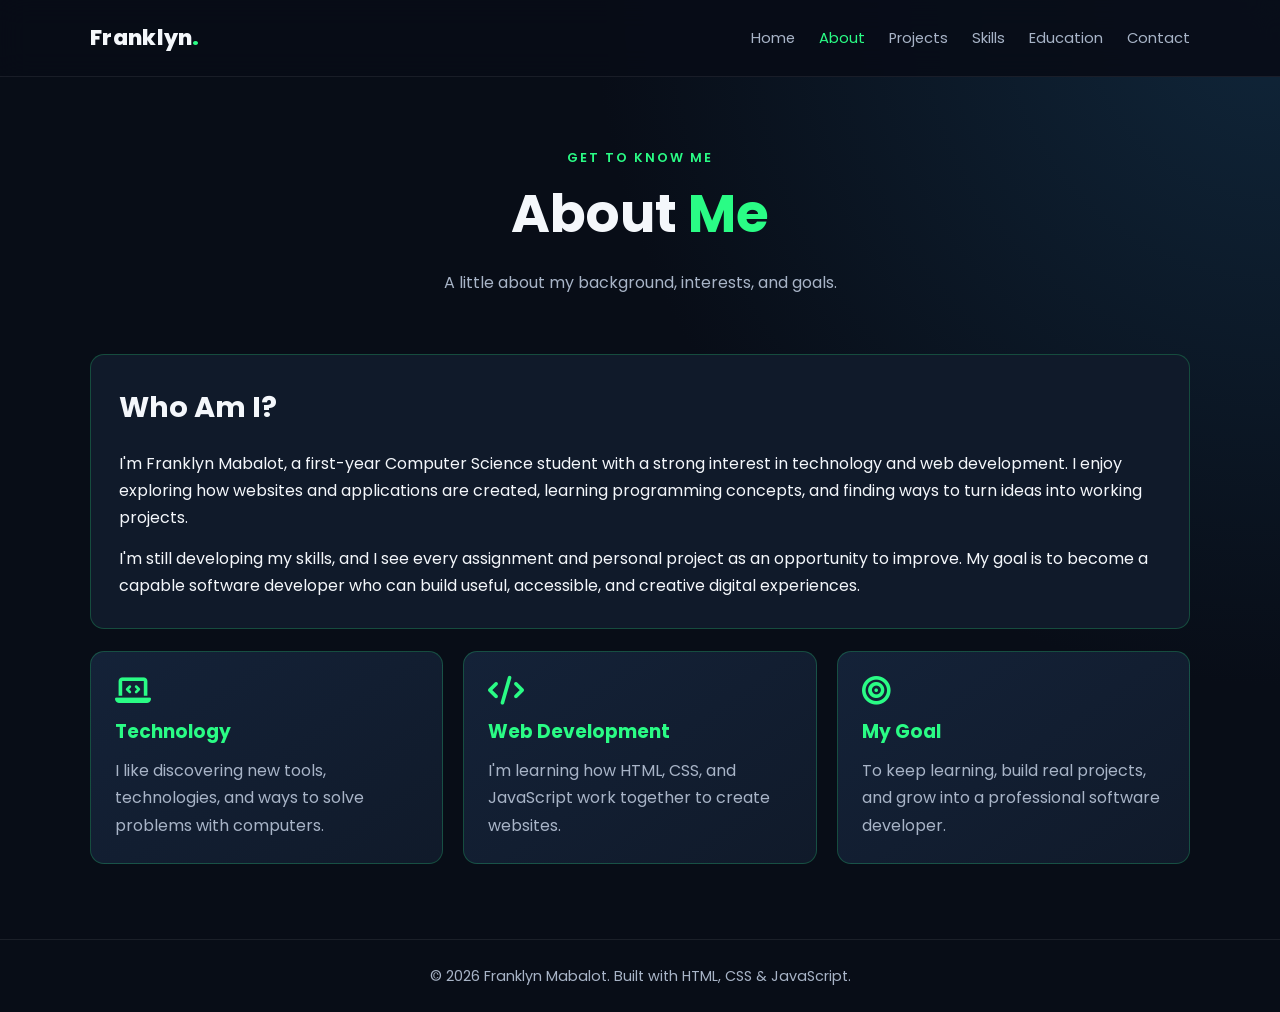
<file: Franklyn-Portfolio/about.html>
<!DOCTYPE html>
<html lang="en">
<head>
  <meta charset="UTF-8">
  <meta name="viewport" content="width=device-width, initial-scale=1.0">
  <meta name="description" content="Franklyn Mabalot's portfolio website — Computer Science student and aspiring web developer.">
  <title>About | Franklyn Mabalot</title>
  <link rel="stylesheet" href="about.css">
  <link rel="stylesheet" href="https://cdnjs.cloudflare.com/ajax/libs/font-awesome/6.7.2/css/all.min.css">
</head>
<body>
<header>
  <div class="container header-inner">
    <a class="logo" href="index.html">Franklyn<span>.</span></a>
    <nav>
      <div class="menu-toggle" aria-label="Toggle navigation"><i class="fa-solid fa-bars"></i></div>
      <ul><li><a class="" href="index.html">Home</a></li><li><a class="active" href="about.html">About</a></li><li><a class="" href="projects.html">Projects</a></li><li><a class="" href="skills.html">Skills</a></li><li><a class="" href="education.html">Education</a></li><li><a class="" href="contact.html">Contact</a></li></ul>
    </nav>
  </div>
</header>

<main class="container">
  <section class="page-heading"><div class="eyebrow">Get to know me</div><h1>About <span class="accent">Me</span></h1><p>A little about my background, interests, and goals.</p></section>
  <section class="section">
    <div class="content-panel">
      <h2 class="section-title">Who Am I?</h2>
      <p>I'm Franklyn Mabalot, a first-year Computer Science student with a strong interest in technology and web development. I enjoy exploring how websites and applications are created, learning programming concepts, and finding ways to turn ideas into working projects.</p>
      <p>I'm still developing my skills, and I see every assignment and personal project as an opportunity to improve. My goal is to become a capable software developer who can build useful, accessible, and creative digital experiences.</p>
    </div>
    <div class="card-grid">
      <article class="card"><i class="fa-solid fa-laptop-code"></i><h3>Technology</h3><p>I like discovering new tools, technologies, and ways to solve problems with computers.</p></article>
      <article class="card"><i class="fa-solid fa-code"></i><h3>Web Development</h3><p>I'm learning how HTML, CSS, and JavaScript work together to create websites.</p></article>
      <article class="card"><i class="fa-solid fa-bullseye"></i><h3>My Goal</h3><p>To keep learning, build real projects, and grow into a professional software developer.</p></article>
    </div>
  </section>
</main>

<footer><div class="container">© <span id="year"></span> Franklyn Mabalot. Built with HTML, CSS &amp; JavaScript.</div></footer>
<script src="script.js"></script>
</body>
</html>
</file>
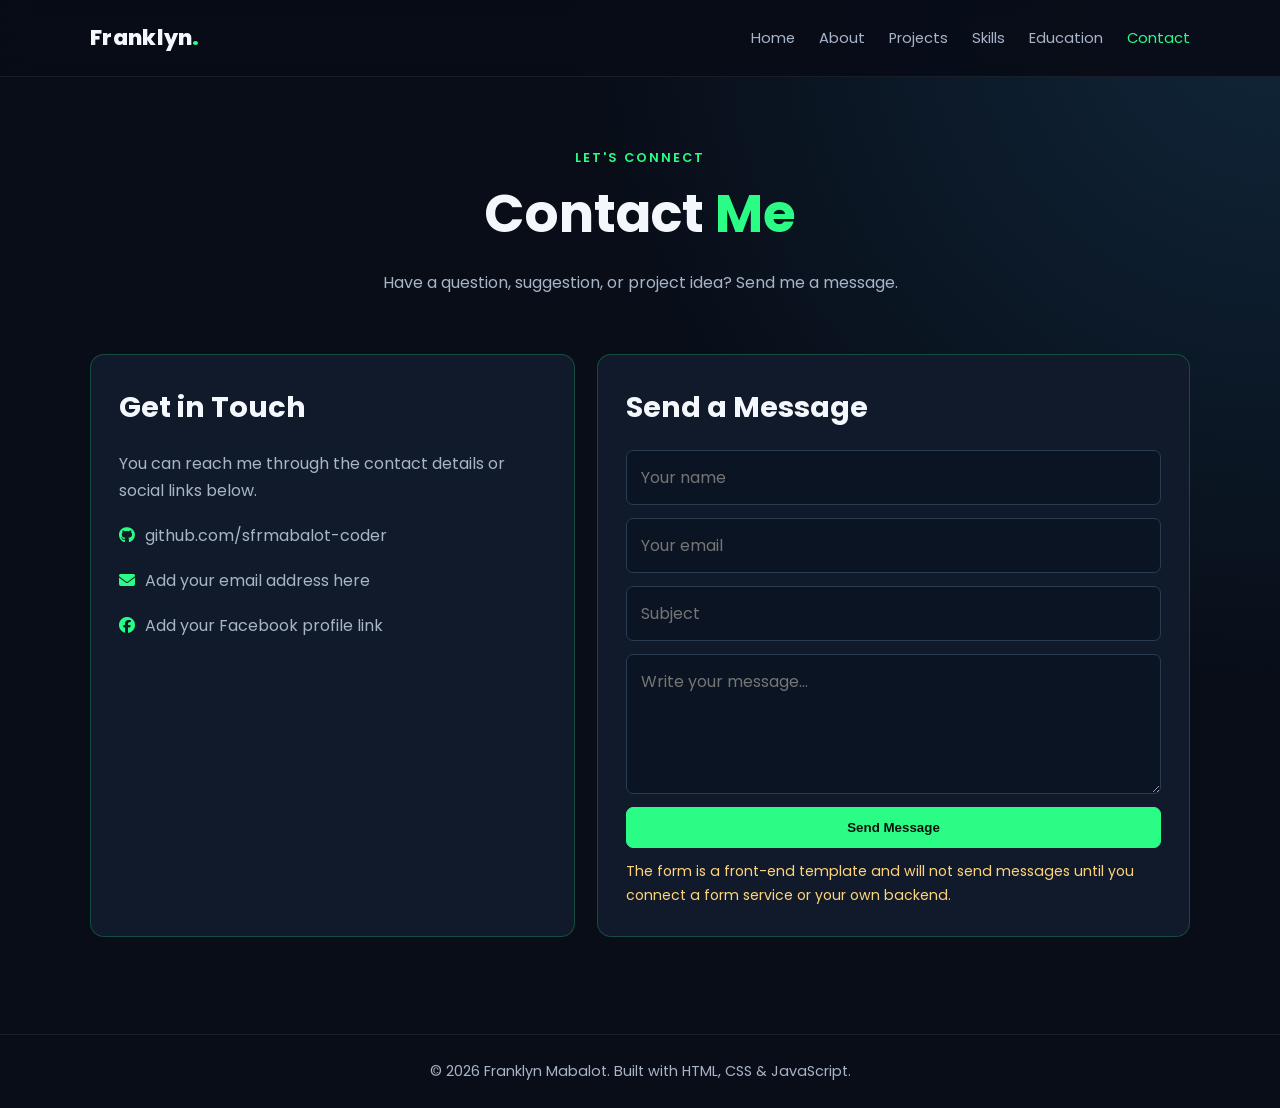
<file: Franklyn-Portfolio/contact.html>
<!DOCTYPE html>
<html lang="en">
<head>
  <meta charset="UTF-8">
  <meta name="viewport" content="width=device-width, initial-scale=1.0">
  <meta name="description" content="Franklyn Mabalot's portfolio website — Computer Science student and aspiring web developer.">
  <title>Contact | Franklyn Mabalot</title>
  <link rel="stylesheet" href="contact.css">
  <link rel="stylesheet" href="https://cdnjs.cloudflare.com/ajax/libs/font-awesome/6.7.2/css/all.min.css">
</head>
<body>
<header>
  <div class="container header-inner">
    <a class="logo" href="index.html">Franklyn<span>.</span></a>
    <nav>
      <div class="menu-toggle" aria-label="Toggle navigation"><i class="fa-solid fa-bars"></i></div>
      <ul><li><a class="" href="index.html">Home</a></li><li><a class="" href="about.html">About</a></li><li><a class="" href="projects.html">Projects</a></li><li><a class="" href="skills.html">Skills</a></li><li><a class="" href="education.html">Education</a></li><li><a class="active" href="contact.html">Contact</a></li></ul>
    </nav>
  </div>
</header>

<main class="container">
  <section class="page-heading"><div class="eyebrow">Let's connect</div><h1>Contact <span class="accent">Me</span></h1><p>Have a question, suggestion, or project idea? Send me a message.</p></section>
  <section class="section contact-grid">
    <div class="content-panel">
      <h2 class="section-title">Get in Touch</h2>
      <p class="muted">You can reach me through the contact details or social links below.</p>
      <div class="contact-item"><i class="fa-brands fa-github"></i><a href="https://github.com/sfrmabalot-coder" target="_blank" rel="noopener">github.com/sfrmabalot-coder</a></div>
      <div class="contact-item"><i class="fa-solid fa-envelope"></i><span>Add your email address here</span></div>
      <div class="contact-item"><i class="fa-brands fa-facebook"></i><span>Add your Facebook profile link</span></div>
    </div>
    <div class="content-panel">
      <h2 class="section-title">Send a Message</h2>
      <form id="contact-form">
        <input type="text" name="name" placeholder="Your name" required>
        <input type="email" name="email" placeholder="Your email" required>
        <input type="text" name="subject" placeholder="Subject" required>
        <textarea name="message" placeholder="Write your message..." required></textarea>
        <button class="btn primary" type="submit">Send Message</button>
      </form>
      <p class="note">The form is a front-end template and will not send messages until you connect a form service or your own backend.</p>
    </div>
  </section>
</main>

<footer><div class="container">© <span id="year"></span> Franklyn Mabalot. Built with HTML, CSS &amp; JavaScript.</div></footer>
<script src="script.js"></script>
</body>
</html>
</file>
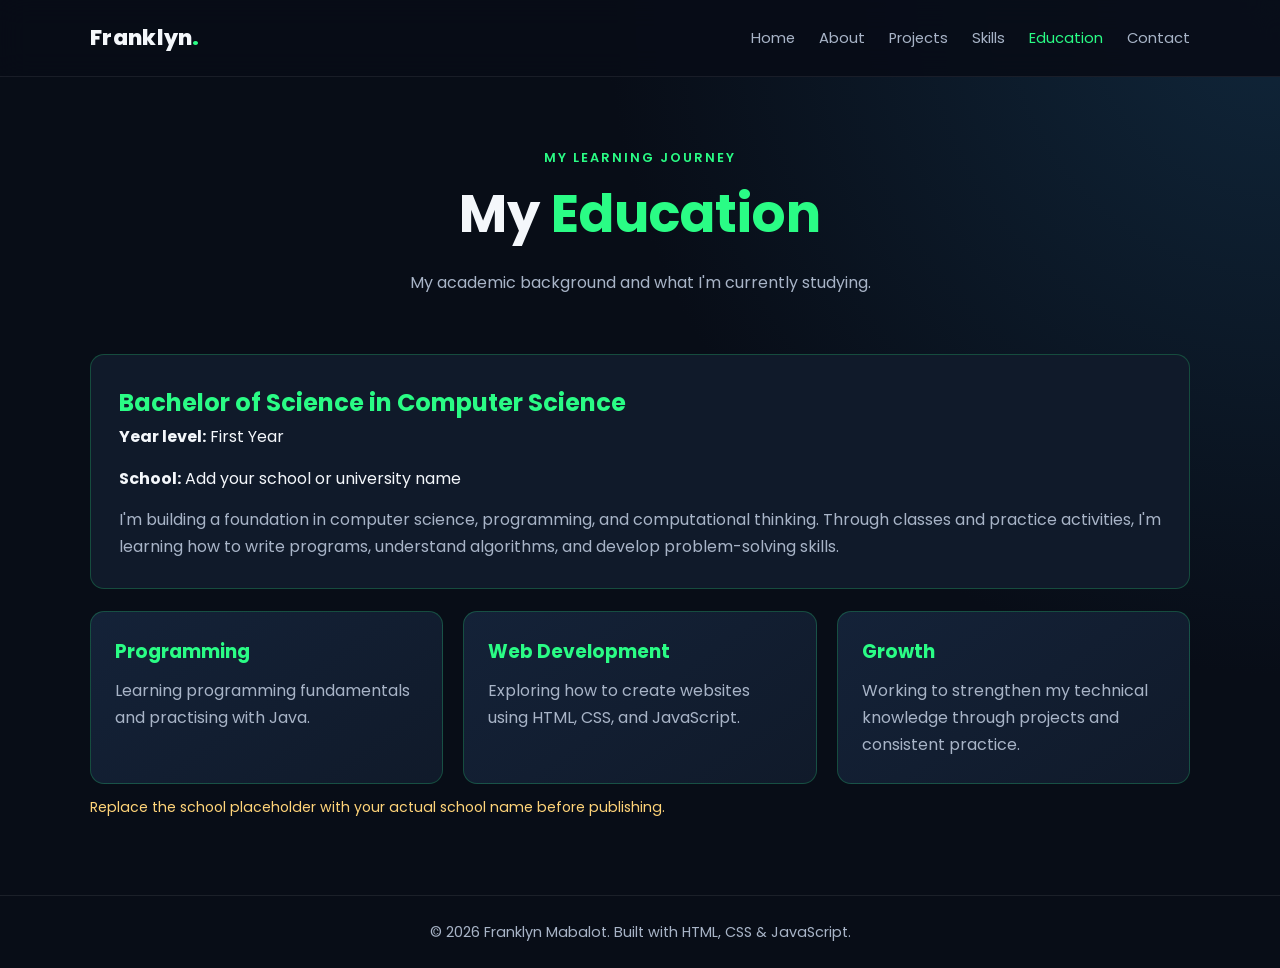
<file: Franklyn-Portfolio/education.html>
<!DOCTYPE html>
<html lang="en">
<head>
  <meta charset="UTF-8">
  <meta name="viewport" content="width=device-width, initial-scale=1.0">
  <meta name="description" content="Franklyn Mabalot's portfolio website — Computer Science student and aspiring web developer.">
  <title>Education | Franklyn Mabalot</title>
  <link rel="stylesheet" href="education.css">
  <link rel="stylesheet" href="https://cdnjs.cloudflare.com/ajax/libs/font-awesome/6.7.2/css/all.min.css">
</head>
<body>
<header>
  <div class="container header-inner">
    <a class="logo" href="index.html">Franklyn<span>.</span></a>
    <nav>
      <div class="menu-toggle" aria-label="Toggle navigation"><i class="fa-solid fa-bars"></i></div>
      <ul><li><a class="" href="index.html">Home</a></li><li><a class="" href="about.html">About</a></li><li><a class="" href="projects.html">Projects</a></li><li><a class="" href="skills.html">Skills</a></li><li><a class="active" href="education.html">Education</a></li><li><a class="" href="contact.html">Contact</a></li></ul>
    </nav>
  </div>
</header>

<main class="container">
  <section class="page-heading"><div class="eyebrow">My learning journey</div><h1>My <span class="accent">Education</span></h1><p>My academic background and what I'm currently studying.</p></section>
  <section class="section">
    <div class="content-panel">
      <h2 class="accent">Bachelor of Science in Computer Science</h2>
      <p><strong>Year level:</strong> First Year</p>
      <p><strong>School:</strong> Add your school or university name</p>
      <p class="muted">I'm building a foundation in computer science, programming, and computational thinking. Through classes and practice activities, I'm learning how to write programs, understand algorithms, and develop problem-solving skills.</p>
    </div>
    <div class="card-grid">
      <article class="card"><h3>Programming</h3><p>Learning programming fundamentals and practising with Java.</p></article>
      <article class="card"><h3>Web Development</h3><p>Exploring how to create websites using HTML, CSS, and JavaScript.</p></article>
      <article class="card"><h3>Growth</h3><p>Working to strengthen my technical knowledge through projects and consistent practice.</p></article>
    </div>
    <p class="note">Replace the school placeholder with your actual school name before publishing.</p>
  </section>
</main>

<footer><div class="container">© <span id="year"></span> Franklyn Mabalot. Built with HTML, CSS &amp; JavaScript.</div></footer>
<script src="script.js"></script>
</body>
</html>
</file>
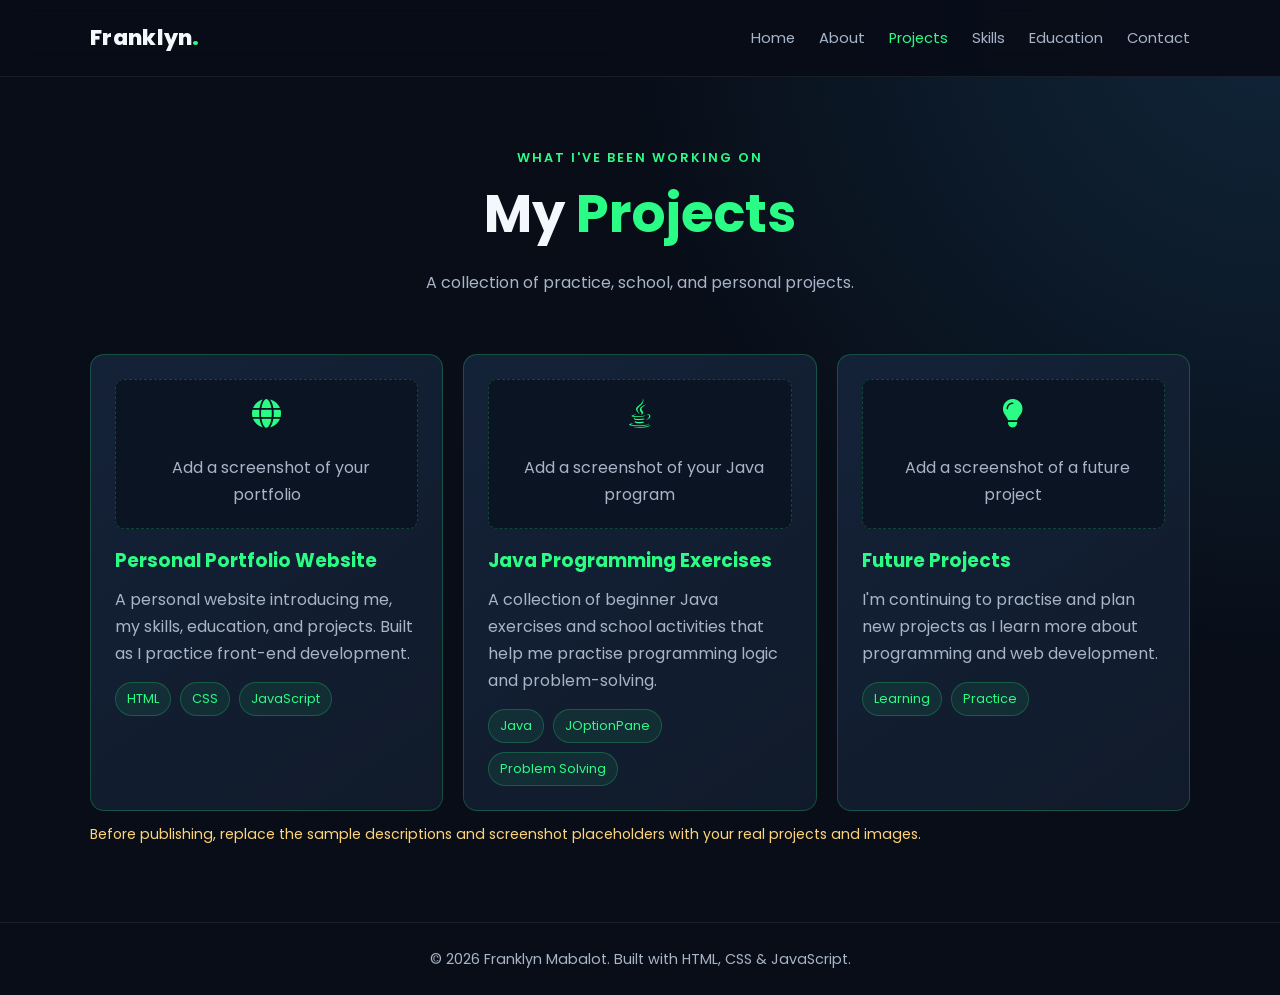
<file: Franklyn-Portfolio/projects.html>
<!DOCTYPE html>
<html lang="en">
<head>
  <meta charset="UTF-8">
  <meta name="viewport" content="width=device-width, initial-scale=1.0">
  <meta name="description" content="Franklyn Mabalot's portfolio website — Computer Science student and aspiring web developer.">
  <title>Projects | Franklyn Mabalot</title>
  <link rel="stylesheet" href="projects.css">
  <link rel="stylesheet" href="https://cdnjs.cloudflare.com/ajax/libs/font-awesome/6.7.2/css/all.min.css">
</head>
<body>
<header>
  <div class="container header-inner">
    <a class="logo" href="index.html">Franklyn<span>.</span></a>
    <nav>
      <div class="menu-toggle" aria-label="Toggle navigation"><i class="fa-solid fa-bars"></i></div>
      <ul><li><a class="" href="index.html">Home</a></li><li><a class="" href="about.html">About</a></li><li><a class="active" href="projects.html">Projects</a></li><li><a class="" href="skills.html">Skills</a></li><li><a class="" href="education.html">Education</a></li><li><a class="" href="contact.html">Contact</a></li></ul>
    </nav>
  </div>
</header>

<main class="container">
  <section class="page-heading"><div class="eyebrow">What I've been working on</div><h1>My <span class="accent">Projects</span></h1><p>A collection of practice, school, and personal projects.</p></section>
  <section class="section">
    <div class="card-grid">
      <article class="card"><div class="project-image"><i class="fa-solid fa-globe"></i>&nbsp; Add a screenshot of your portfolio</div><h3>Personal Portfolio Website</h3><p>A personal website introducing me, my skills, education, and projects. Built as I practice front-end development.</p><div class="tag-list"><span class="tag">HTML</span><span class="tag">CSS</span><span class="tag">JavaScript</span></div></article>
      <article class="card"><div class="project-image"><i class="fa-brands fa-java"></i>&nbsp; Add a screenshot of your Java program</div><h3>Java Programming Exercises</h3><p>A collection of beginner Java exercises and school activities that help me practise programming logic and problem-solving.</p><div class="tag-list"><span class="tag">Java</span><span class="tag">JOptionPane</span><span class="tag">Problem Solving</span></div></article>
      <article class="card"><div class="project-image"><i class="fa-solid fa-lightbulb"></i>&nbsp; Add a screenshot of a future project</div><h3>Future Projects</h3><p>I'm continuing to practise and plan new projects as I learn more about programming and web development.</p><div class="tag-list"><span class="tag">Learning</span><span class="tag">Practice</span></div></article>
    </div>
    <p class="note">Before publishing, replace the sample descriptions and screenshot placeholders with your real projects and images.</p>
  </section>
</main>

<footer><div class="container">© <span id="year"></span> Franklyn Mabalot. Built with HTML, CSS &amp; JavaScript.</div></footer>
<script src="script.js"></script>
</body>
</html>
</file>
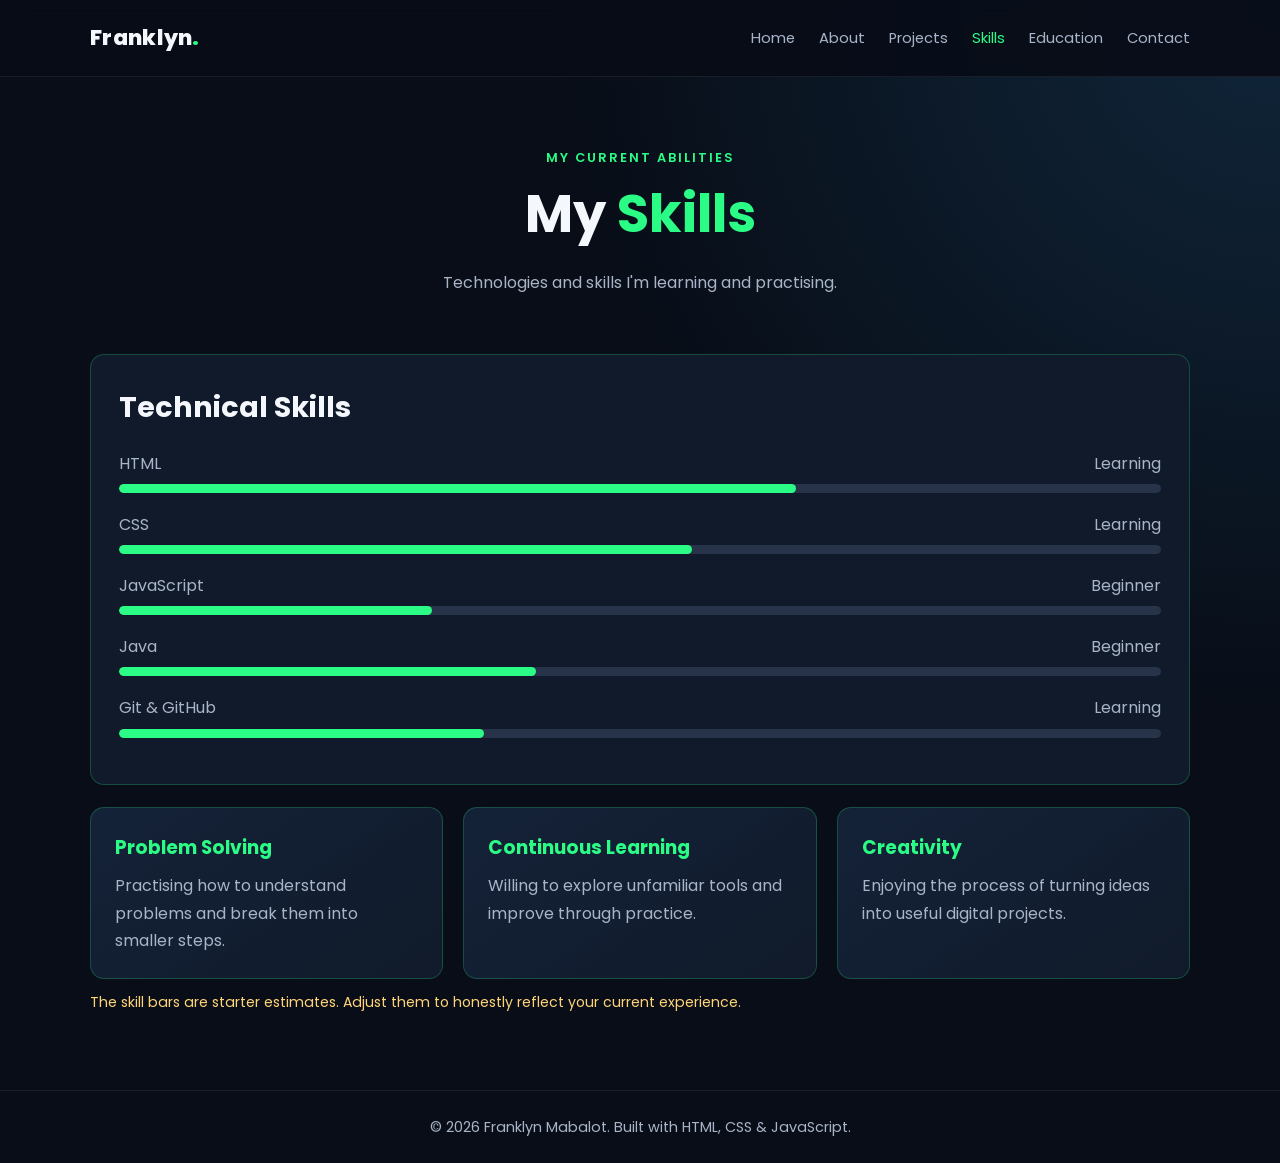
<file: Franklyn-Portfolio/skills.html>
<!DOCTYPE html>
<html lang="en">
<head>
  <meta charset="UTF-8">
  <meta name="viewport" content="width=device-width, initial-scale=1.0">
  <meta name="description" content="Franklyn Mabalot's portfolio website — Computer Science student and aspiring web developer.">
  <title>Skills | Franklyn Mabalot</title>
  <link rel="stylesheet" href="skills.css">
  <link rel="stylesheet" href="https://cdnjs.cloudflare.com/ajax/libs/font-awesome/6.7.2/css/all.min.css">
</head>
<body>
<header>
  <div class="container header-inner">
    <a class="logo" href="index.html">Franklyn<span>.</span></a>
    <nav>
      <div class="menu-toggle" aria-label="Toggle navigation"><i class="fa-solid fa-bars"></i></div>
      <ul><li><a class="" href="index.html">Home</a></li><li><a class="" href="about.html">About</a></li><li><a class="" href="projects.html">Projects</a></li><li><a class="active" href="skills.html">Skills</a></li><li><a class="" href="education.html">Education</a></li><li><a class="" href="contact.html">Contact</a></li></ul>
    </nav>
  </div>
</header>

<main class="container">
  <section class="page-heading"><div class="eyebrow">My current abilities</div><h1>My <span class="accent">Skills</span></h1><p>Technologies and skills I'm learning and practising.</p></section>
  <section class="section">
    <div class="content-panel">
      <h2 class="section-title">Technical Skills</h2>
      <div class="skill"><div class="skill-top"><span>HTML</span><span>Learning</span></div><div class="skill-bar"><span style="--level:65%"></span></div></div>
      <div class="skill"><div class="skill-top"><span>CSS</span><span>Learning</span></div><div class="skill-bar"><span style="--level:55%"></span></div></div>
      <div class="skill"><div class="skill-top"><span>JavaScript</span><span>Beginner</span></div><div class="skill-bar"><span style="--level:30%"></span></div></div>
      <div class="skill"><div class="skill-top"><span>Java</span><span>Beginner</span></div><div class="skill-bar"><span style="--level:40%"></span></div></div>
      <div class="skill"><div class="skill-top"><span>Git &amp; GitHub</span><span>Learning</span></div><div class="skill-bar"><span style="--level:35%"></span></div></div>
    </div>
    <div class="card-grid">
      <article class="card"><h3>Problem Solving</h3><p>Practising how to understand problems and break them into smaller steps.</p></article>
      <article class="card"><h3>Continuous Learning</h3><p>Willing to explore unfamiliar tools and improve through practice.</p></article>
      <article class="card"><h3>Creativity</h3><p>Enjoying the process of turning ideas into useful digital projects.</p></article>
    </div>
    <p class="note">The skill bars are starter estimates. Adjust them to honestly reflect your current experience.</p>
  </section>
</main>

<footer><div class="container">© <span id="year"></span> Franklyn Mabalot. Built with HTML, CSS &amp; JavaScript.</div></footer>
<script src="script.js"></script>
</body>
</html>
</file>
<file: Franklyn-Portfolio/about.css>
@import url('https://fonts.googleapis.com/css2?family=Poppins:wght@300;400;500;600;700;800&display=swap');

:root {
  --bg: #080d17;
  --panel: #101a2a;
  --panel-light: #142238;
  --text: #f4f7fb;
  --muted: #a8b4c7;
  --accent: #2afc85;
  --accent-dark: #18c96a;
  --border: rgba(42, 252, 133, .22);
}

* { margin: 0; padding: 0; box-sizing: border-box; }
html { scroll-behavior: smooth; }
body {
  font-family: 'Poppins', sans-serif;
  background: radial-gradient(circle at top right, #10263a 0, var(--bg) 42%);
  color: var(--text);
  line-height: 1.7;
  min-height: 100vh;
}
a { color: inherit; text-decoration: none; }
img { max-width: 100%; display: block; }
.container { width: min(1100px, 90%); margin: auto; }

header {
  position: sticky; top: 0; z-index: 1000;
  background: rgba(8, 13, 23, .92);
  backdrop-filter: blur(14px);
  border-bottom: 1px solid rgba(255,255,255,.07);
}
.header-inner {
  min-height: 76px; display: flex; align-items: center;
  justify-content: space-between; gap: 24px;
}
.logo { font-size: 1.35rem; font-weight: 800; letter-spacing: .3px; }
.logo span { color: var(--accent); }
nav ul { display: flex; align-items: center; gap: 24px; list-style: none; }
nav a { color: var(--muted); font-size: .92rem; transition: .25s; }
nav a:hover, nav a.active { color: var(--accent); }
.menu-toggle { display: none; color: var(--accent); font-size: 1.5rem; cursor: pointer; }

.hero {
  min-height: 78vh; display: grid; grid-template-columns: 1.2fr .8fr;
  align-items: center; gap: 50px; padding: 75px 0;
}
.eyebrow { color: var(--accent); font-weight: 600; letter-spacing: 2px; text-transform: uppercase; font-size: .8rem; }
.hero h1 { font-size: clamp(2.5rem, 6vw, 4.5rem); line-height: 1.12; margin: 12px 0 18px; }
.hero h1 span, .accent { color: var(--accent); }
.hero p { color: var(--muted); max-width: 620px; margin-bottom: 26px; }
.typing-text { color: var(--accent); min-height: 1.7em; font-weight: 600; }
.typing-text::after { content: "|"; margin-left: 3px; animation: blink .7s infinite; }
@keyframes blink { 50% { opacity: 0; } }
.btn-row { display: flex; flex-wrap: wrap; gap: 14px; margin-top: 24px; }
.btn {
  display: inline-flex; align-items: center; justify-content: center;
  padding: 12px 22px; border-radius: 7px; font-weight: 600;
  border: 1px solid var(--accent); transition: .25s;
}
.btn.primary { background: var(--accent); color: #07120c; }
.btn:hover { transform: translateY(-3px); box-shadow: 0 8px 25px rgba(42,252,133,.18); }
.btn.secondary { color: var(--accent); }
.profile-wrap { display: flex; justify-content: center; }
.profile-ring {
  width: min(310px, 75vw); aspect-ratio: 1; padding: 8px; border-radius: 50%;
  background: conic-gradient(var(--accent), #0b5f9b, var(--accent));
  box-shadow: 0 0 35px rgba(42,252,133,.2); animation: rotate 8s linear infinite;
}
.profile-inner {
  height: 100%; width: 100%; border-radius: 50%; overflow: hidden;
  background: var(--panel); border: 7px solid var(--bg);
}
.profile-inner img { width: 100%; height: 100%; object-fit: cover; }
.profile-placeholder {
  width: 100%; height: 100%; display: grid; place-items: center;
  color: var(--accent); font-size: 5rem;
}
@keyframes rotate { to { transform: rotate(360deg); } }

.page-heading { padding: 70px 0 28px; text-align: center; }
.page-heading h1 { font-size: clamp(2.2rem, 5vw, 3.3rem); margin-bottom: 10px; }
.page-heading p { color: var(--muted); }
.section { padding: 30px 0 75px; }
.section-title { font-size: 1.8rem; margin-bottom: 18px; }
.card-grid { display: grid; grid-template-columns: repeat( auto-fit, minmax(230px, 1fr)); gap: 20px; }
.card {
  background: linear-gradient(145deg, var(--panel-light), var(--panel));
  border: 1px solid var(--border); border-radius: 14px; padding: 24px;
  transition: .25s;
}
.card:hover { transform: translateY(-5px); border-color: var(--accent); }
.card h3 { color: var(--accent); margin-bottom: 9px; }
.card p, .muted { color: var(--muted); }
.card i { color: var(--accent); font-size: 1.8rem; margin-bottom: 12px; }
.content-panel {
  background: var(--panel); border: 1px solid var(--border);
  padding: 28px; border-radius: 14px; margin-bottom: 22px;
}
.content-panel p + p { margin-top: 14px; }
.project-image {
  height: 150px; border-radius: 9px; background: #0b1422;
  border: 1px dashed var(--border); display: grid; place-items: center;
  color: var(--muted); margin-bottom: 16px; text-align: center; padding: 12px;
}
.tag-list { display: flex; flex-wrap: wrap; gap: 9px; margin-top: 15px; }
.tag { color: var(--accent); background: rgba(42,252,133,.08); border: 1px solid var(--border); padding: 5px 11px; border-radius: 30px; font-size: .8rem; }
.skill { margin: 18px 0; }
.skill-top { display: flex; justify-content: space-between; color: var(--muted); margin-bottom: 7px; }
.skill-bar { height: 9px; background: #263348; border-radius: 20px; overflow: hidden; }
.skill-bar span { display: block; height: 100%; width: var(--level); background: var(--accent); border-radius: inherit; }
.contact-grid { display: grid; grid-template-columns: .9fr 1.1fr; gap: 22px; }
.contact-item { margin: 18px 0; color: var(--muted); overflow-wrap: anywhere; }
.contact-item i { color: var(--accent); margin-right: 10px; }
form { display: grid; gap: 13px; }
input, textarea {
  width: 100%; padding: 13px 14px; border-radius: 7px; border: 1px solid #2a3b52;
  background: #0b1422; color: var(--text); font: inherit; outline: none;
}
input:focus, textarea:focus { border-color: var(--accent); }
textarea { min-height: 140px; resize: vertical; }
footer { border-top: 1px solid rgba(255,255,255,.08); padding: 24px 0; text-align: center; color: var(--muted); font-size: .9rem; }
.socials { display: flex; gap: 15px; margin-top: 22px; }
.socials a { color: var(--accent); font-size: 1.35rem; }
.note { color: #ffd479; font-size: .88rem; margin-top: 12px; }

@media (max-width: 850px) {
  .menu-toggle { display: block; }
  nav ul {
    display: none; position: absolute; top: 76px; left: 0; width: 100%;
    background: #0b1422; padding: 20px 5%; flex-direction: column; align-items: flex-start;
    border-bottom: 1px solid var(--border);
  }
  nav ul.active { display: flex; }
  .hero { grid-template-columns: 1fr; text-align: center; gap: 35px; }
  .hero p { margin-left: auto; margin-right: auto; }
  .btn-row, .socials { justify-content: center; }
  .profile-wrap { grid-row: 1; }
  .contact-grid { grid-template-columns: 1fr; }
}
</file>
<file: Franklyn-Portfolio/contact.css>
@import url('https://fonts.googleapis.com/css2?family=Poppins:wght@300;400;500;600;700;800&display=swap');

:root {
  --bg: #080d17;
  --panel: #101a2a;
  --panel-light: #142238;
  --text: #f4f7fb;
  --muted: #a8b4c7;
  --accent: #2afc85;
  --accent-dark: #18c96a;
  --border: rgba(42, 252, 133, .22);
}

* { margin: 0; padding: 0; box-sizing: border-box; }
html { scroll-behavior: smooth; }
body {
  font-family: 'Poppins', sans-serif;
  background: radial-gradient(circle at top right, #10263a 0, var(--bg) 42%);
  color: var(--text);
  line-height: 1.7;
  min-height: 100vh;
}
a { color: inherit; text-decoration: none; }
img { max-width: 100%; display: block; }
.container { width: min(1100px, 90%); margin: auto; }

header {
  position: sticky; top: 0; z-index: 1000;
  background: rgba(8, 13, 23, .92);
  backdrop-filter: blur(14px);
  border-bottom: 1px solid rgba(255,255,255,.07);
}
.header-inner {
  min-height: 76px; display: flex; align-items: center;
  justify-content: space-between; gap: 24px;
}
.logo { font-size: 1.35rem; font-weight: 800; letter-spacing: .3px; }
.logo span { color: var(--accent); }
nav ul { display: flex; align-items: center; gap: 24px; list-style: none; }
nav a { color: var(--muted); font-size: .92rem; transition: .25s; }
nav a:hover, nav a.active { color: var(--accent); }
.menu-toggle { display: none; color: var(--accent); font-size: 1.5rem; cursor: pointer; }

.hero {
  min-height: 78vh; display: grid; grid-template-columns: 1.2fr .8fr;
  align-items: center; gap: 50px; padding: 75px 0;
}
.eyebrow { color: var(--accent); font-weight: 600; letter-spacing: 2px; text-transform: uppercase; font-size: .8rem; }
.hero h1 { font-size: clamp(2.5rem, 6vw, 4.5rem); line-height: 1.12; margin: 12px 0 18px; }
.hero h1 span, .accent { color: var(--accent); }
.hero p { color: var(--muted); max-width: 620px; margin-bottom: 26px; }
.typing-text { color: var(--accent); min-height: 1.7em; font-weight: 600; }
.typing-text::after { content: "|"; margin-left: 3px; animation: blink .7s infinite; }
@keyframes blink { 50% { opacity: 0; } }
.btn-row { display: flex; flex-wrap: wrap; gap: 14px; margin-top: 24px; }
.btn {
  display: inline-flex; align-items: center; justify-content: center;
  padding: 12px 22px; border-radius: 7px; font-weight: 600;
  border: 1px solid var(--accent); transition: .25s;
}
.btn.primary { background: var(--accent); color: #07120c; }
.btn:hover { transform: translateY(-3px); box-shadow: 0 8px 25px rgba(42,252,133,.18); }
.btn.secondary { color: var(--accent); }
.profile-wrap { display: flex; justify-content: center; }
.profile-ring {
  width: min(310px, 75vw); aspect-ratio: 1; padding: 8px; border-radius: 50%;
  background: conic-gradient(var(--accent), #0b5f9b, var(--accent));
  box-shadow: 0 0 35px rgba(42,252,133,.2); animation: rotate 8s linear infinite;
}
.profile-inner {
  height: 100%; width: 100%; border-radius: 50%; overflow: hidden;
  background: var(--panel); border: 7px solid var(--bg);
}
.profile-inner img { width: 100%; height: 100%; object-fit: cover; }
.profile-placeholder {
  width: 100%; height: 100%; display: grid; place-items: center;
  color: var(--accent); font-size: 5rem;
}
@keyframes rotate { to { transform: rotate(360deg); } }

.page-heading { padding: 70px 0 28px; text-align: center; }
.page-heading h1 { font-size: clamp(2.2rem, 5vw, 3.3rem); margin-bottom: 10px; }
.page-heading p { color: var(--muted); }
.section { padding: 30px 0 75px; }
.section-title { font-size: 1.8rem; margin-bottom: 18px; }
.card-grid { display: grid; grid-template-columns: repeat( auto-fit, minmax(230px, 1fr)); gap: 20px; }
.card {
  background: linear-gradient(145deg, var(--panel-light), var(--panel));
  border: 1px solid var(--border); border-radius: 14px; padding: 24px;
  transition: .25s;
}
.card:hover { transform: translateY(-5px); border-color: var(--accent); }
.card h3 { color: var(--accent); margin-bottom: 9px; }
.card p, .muted { color: var(--muted); }
.card i { color: var(--accent); font-size: 1.8rem; margin-bottom: 12px; }
.content-panel {
  background: var(--panel); border: 1px solid var(--border);
  padding: 28px; border-radius: 14px; margin-bottom: 22px;
}
.content-panel p + p { margin-top: 14px; }
.project-image {
  height: 150px; border-radius: 9px; background: #0b1422;
  border: 1px dashed var(--border); display: grid; place-items: center;
  color: var(--muted); margin-bottom: 16px; text-align: center; padding: 12px;
}
.tag-list { display: flex; flex-wrap: wrap; gap: 9px; margin-top: 15px; }
.tag { color: var(--accent); background: rgba(42,252,133,.08); border: 1px solid var(--border); padding: 5px 11px; border-radius: 30px; font-size: .8rem; }
.skill { margin: 18px 0; }
.skill-top { display: flex; justify-content: space-between; color: var(--muted); margin-bottom: 7px; }
.skill-bar { height: 9px; background: #263348; border-radius: 20px; overflow: hidden; }
.skill-bar span { display: block; height: 100%; width: var(--level); background: var(--accent); border-radius: inherit; }
.contact-grid { display: grid; grid-template-columns: .9fr 1.1fr; gap: 22px; }
.contact-item { margin: 18px 0; color: var(--muted); overflow-wrap: anywhere; }
.contact-item i { color: var(--accent); margin-right: 10px; }
form { display: grid; gap: 13px; }
input, textarea {
  width: 100%; padding: 13px 14px; border-radius: 7px; border: 1px solid #2a3b52;
  background: #0b1422; color: var(--text); font: inherit; outline: none;
}
input:focus, textarea:focus { border-color: var(--accent); }
textarea { min-height: 140px; resize: vertical; }
footer { border-top: 1px solid rgba(255,255,255,.08); padding: 24px 0; text-align: center; color: var(--muted); font-size: .9rem; }
.socials { display: flex; gap: 15px; margin-top: 22px; }
.socials a { color: var(--accent); font-size: 1.35rem; }
.note { color: #ffd479; font-size: .88rem; margin-top: 12px; }

@media (max-width: 850px) {
  .menu-toggle { display: block; }
  nav ul {
    display: none; position: absolute; top: 76px; left: 0; width: 100%;
    background: #0b1422; padding: 20px 5%; flex-direction: column; align-items: flex-start;
    border-bottom: 1px solid var(--border);
  }
  nav ul.active { display: flex; }
  .hero { grid-template-columns: 1fr; text-align: center; gap: 35px; }
  .hero p { margin-left: auto; margin-right: auto; }
  .btn-row, .socials { justify-content: center; }
  .profile-wrap { grid-row: 1; }
  .contact-grid { grid-template-columns: 1fr; }
}
</file>
<file: Franklyn-Portfolio/education.css>
@import url('https://fonts.googleapis.com/css2?family=Poppins:wght@300;400;500;600;700;800&display=swap');

:root {
  --bg: #080d17;
  --panel: #101a2a;
  --panel-light: #142238;
  --text: #f4f7fb;
  --muted: #a8b4c7;
  --accent: #2afc85;
  --accent-dark: #18c96a;
  --border: rgba(42, 252, 133, .22);
}

* { margin: 0; padding: 0; box-sizing: border-box; }
html { scroll-behavior: smooth; }
body {
  font-family: 'Poppins', sans-serif;
  background: radial-gradient(circle at top right, #10263a 0, var(--bg) 42%);
  color: var(--text);
  line-height: 1.7;
  min-height: 100vh;
}
a { color: inherit; text-decoration: none; }
img { max-width: 100%; display: block; }
.container { width: min(1100px, 90%); margin: auto; }

header {
  position: sticky; top: 0; z-index: 1000;
  background: rgba(8, 13, 23, .92);
  backdrop-filter: blur(14px);
  border-bottom: 1px solid rgba(255,255,255,.07);
}
.header-inner {
  min-height: 76px; display: flex; align-items: center;
  justify-content: space-between; gap: 24px;
}
.logo { font-size: 1.35rem; font-weight: 800; letter-spacing: .3px; }
.logo span { color: var(--accent); }
nav ul { display: flex; align-items: center; gap: 24px; list-style: none; }
nav a { color: var(--muted); font-size: .92rem; transition: .25s; }
nav a:hover, nav a.active { color: var(--accent); }
.menu-toggle { display: none; color: var(--accent); font-size: 1.5rem; cursor: pointer; }

.hero {
  min-height: 78vh; display: grid; grid-template-columns: 1.2fr .8fr;
  align-items: center; gap: 50px; padding: 75px 0;
}
.eyebrow { color: var(--accent); font-weight: 600; letter-spacing: 2px; text-transform: uppercase; font-size: .8rem; }
.hero h1 { font-size: clamp(2.5rem, 6vw, 4.5rem); line-height: 1.12; margin: 12px 0 18px; }
.hero h1 span, .accent { color: var(--accent); }
.hero p { color: var(--muted); max-width: 620px; margin-bottom: 26px; }
.typing-text { color: var(--accent); min-height: 1.7em; font-weight: 600; }
.typing-text::after { content: "|"; margin-left: 3px; animation: blink .7s infinite; }
@keyframes blink { 50% { opacity: 0; } }
.btn-row { display: flex; flex-wrap: wrap; gap: 14px; margin-top: 24px; }
.btn {
  display: inline-flex; align-items: center; justify-content: center;
  padding: 12px 22px; border-radius: 7px; font-weight: 600;
  border: 1px solid var(--accent); transition: .25s;
}
.btn.primary { background: var(--accent); color: #07120c; }
.btn:hover { transform: translateY(-3px); box-shadow: 0 8px 25px rgba(42,252,133,.18); }
.btn.secondary { color: var(--accent); }
.profile-wrap { display: flex; justify-content: center; }
.profile-ring {
  width: min(310px, 75vw); aspect-ratio: 1; padding: 8px; border-radius: 50%;
  background: conic-gradient(var(--accent), #0b5f9b, var(--accent));
  box-shadow: 0 0 35px rgba(42,252,133,.2); animation: rotate 8s linear infinite;
}
.profile-inner {
  height: 100%; width: 100%; border-radius: 50%; overflow: hidden;
  background: var(--panel); border: 7px solid var(--bg);
}
.profile-inner img { width: 100%; height: 100%; object-fit: cover; }
.profile-placeholder {
  width: 100%; height: 100%; display: grid; place-items: center;
  color: var(--accent); font-size: 5rem;
}
@keyframes rotate { to { transform: rotate(360deg); } }

.page-heading { padding: 70px 0 28px; text-align: center; }
.page-heading h1 { font-size: clamp(2.2rem, 5vw, 3.3rem); margin-bottom: 10px; }
.page-heading p { color: var(--muted); }
.section { padding: 30px 0 75px; }
.section-title { font-size: 1.8rem; margin-bottom: 18px; }
.card-grid { display: grid; grid-template-columns: repeat( auto-fit, minmax(230px, 1fr)); gap: 20px; }
.card {
  background: linear-gradient(145deg, var(--panel-light), var(--panel));
  border: 1px solid var(--border); border-radius: 14px; padding: 24px;
  transition: .25s;
}
.card:hover { transform: translateY(-5px); border-color: var(--accent); }
.card h3 { color: var(--accent); margin-bottom: 9px; }
.card p, .muted { color: var(--muted); }
.card i { color: var(--accent); font-size: 1.8rem; margin-bottom: 12px; }
.content-panel {
  background: var(--panel); border: 1px solid var(--border);
  padding: 28px; border-radius: 14px; margin-bottom: 22px;
}
.content-panel p + p { margin-top: 14px; }
.project-image {
  height: 150px; border-radius: 9px; background: #0b1422;
  border: 1px dashed var(--border); display: grid; place-items: center;
  color: var(--muted); margin-bottom: 16px; text-align: center; padding: 12px;
}
.tag-list { display: flex; flex-wrap: wrap; gap: 9px; margin-top: 15px; }
.tag { color: var(--accent); background: rgba(42,252,133,.08); border: 1px solid var(--border); padding: 5px 11px; border-radius: 30px; font-size: .8rem; }
.skill { margin: 18px 0; }
.skill-top { display: flex; justify-content: space-between; color: var(--muted); margin-bottom: 7px; }
.skill-bar { height: 9px; background: #263348; border-radius: 20px; overflow: hidden; }
.skill-bar span { display: block; height: 100%; width: var(--level); background: var(--accent); border-radius: inherit; }
.contact-grid { display: grid; grid-template-columns: .9fr 1.1fr; gap: 22px; }
.contact-item { margin: 18px 0; color: var(--muted); overflow-wrap: anywhere; }
.contact-item i { color: var(--accent); margin-right: 10px; }
form { display: grid; gap: 13px; }
input, textarea {
  width: 100%; padding: 13px 14px; border-radius: 7px; border: 1px solid #2a3b52;
  background: #0b1422; color: var(--text); font: inherit; outline: none;
}
input:focus, textarea:focus { border-color: var(--accent); }
textarea { min-height: 140px; resize: vertical; }
footer { border-top: 1px solid rgba(255,255,255,.08); padding: 24px 0; text-align: center; color: var(--muted); font-size: .9rem; }
.socials { display: flex; gap: 15px; margin-top: 22px; }
.socials a { color: var(--accent); font-size: 1.35rem; }
.note { color: #ffd479; font-size: .88rem; margin-top: 12px; }

@media (max-width: 850px) {
  .menu-toggle { display: block; }
  nav ul {
    display: none; position: absolute; top: 76px; left: 0; width: 100%;
    background: #0b1422; padding: 20px 5%; flex-direction: column; align-items: flex-start;
    border-bottom: 1px solid var(--border);
  }
  nav ul.active { display: flex; }
  .hero { grid-template-columns: 1fr; text-align: center; gap: 35px; }
  .hero p { margin-left: auto; margin-right: auto; }
  .btn-row, .socials { justify-content: center; }
  .profile-wrap { grid-row: 1; }
  .contact-grid { grid-template-columns: 1fr; }
}
</file>
<file: Franklyn-Portfolio/projects.css>
@import url('https://fonts.googleapis.com/css2?family=Poppins:wght@300;400;500;600;700;800&display=swap');

:root {
  --bg: #080d17;
  --panel: #101a2a;
  --panel-light: #142238;
  --text: #f4f7fb;
  --muted: #a8b4c7;
  --accent: #2afc85;
  --accent-dark: #18c96a;
  --border: rgba(42, 252, 133, .22);
}

* { margin: 0; padding: 0; box-sizing: border-box; }
html { scroll-behavior: smooth; }
body {
  font-family: 'Poppins', sans-serif;
  background: radial-gradient(circle at top right, #10263a 0, var(--bg) 42%);
  color: var(--text);
  line-height: 1.7;
  min-height: 100vh;
}
a { color: inherit; text-decoration: none; }
img { max-width: 100%; display: block; }
.container { width: min(1100px, 90%); margin: auto; }

header {
  position: sticky; top: 0; z-index: 1000;
  background: rgba(8, 13, 23, .92);
  backdrop-filter: blur(14px);
  border-bottom: 1px solid rgba(255,255,255,.07);
}
.header-inner {
  min-height: 76px; display: flex; align-items: center;
  justify-content: space-between; gap: 24px;
}
.logo { font-size: 1.35rem; font-weight: 800; letter-spacing: .3px; }
.logo span { color: var(--accent); }
nav ul { display: flex; align-items: center; gap: 24px; list-style: none; }
nav a { color: var(--muted); font-size: .92rem; transition: .25s; }
nav a:hover, nav a.active { color: var(--accent); }
.menu-toggle { display: none; color: var(--accent); font-size: 1.5rem; cursor: pointer; }

.hero {
  min-height: 78vh; display: grid; grid-template-columns: 1.2fr .8fr;
  align-items: center; gap: 50px; padding: 75px 0;
}
.eyebrow { color: var(--accent); font-weight: 600; letter-spacing: 2px; text-transform: uppercase; font-size: .8rem; }
.hero h1 { font-size: clamp(2.5rem, 6vw, 4.5rem); line-height: 1.12; margin: 12px 0 18px; }
.hero h1 span, .accent { color: var(--accent); }
.hero p { color: var(--muted); max-width: 620px; margin-bottom: 26px; }
.typing-text { color: var(--accent); min-height: 1.7em; font-weight: 600; }
.typing-text::after { content: "|"; margin-left: 3px; animation: blink .7s infinite; }
@keyframes blink { 50% { opacity: 0; } }
.btn-row { display: flex; flex-wrap: wrap; gap: 14px; margin-top: 24px; }
.btn {
  display: inline-flex; align-items: center; justify-content: center;
  padding: 12px 22px; border-radius: 7px; font-weight: 600;
  border: 1px solid var(--accent); transition: .25s;
}
.btn.primary { background: var(--accent); color: #07120c; }
.btn:hover { transform: translateY(-3px); box-shadow: 0 8px 25px rgba(42,252,133,.18); }
.btn.secondary { color: var(--accent); }
.profile-wrap { display: flex; justify-content: center; }
.profile-ring {
  width: min(310px, 75vw); aspect-ratio: 1; padding: 8px; border-radius: 50%;
  background: conic-gradient(var(--accent), #0b5f9b, var(--accent));
  box-shadow: 0 0 35px rgba(42,252,133,.2); animation: rotate 8s linear infinite;
}
.profile-inner {
  height: 100%; width: 100%; border-radius: 50%; overflow: hidden;
  background: var(--panel); border: 7px solid var(--bg);
}
.profile-inner img { width: 100%; height: 100%; object-fit: cover; }
.profile-placeholder {
  width: 100%; height: 100%; display: grid; place-items: center;
  color: var(--accent); font-size: 5rem;
}
@keyframes rotate { to { transform: rotate(360deg); } }

.page-heading { padding: 70px 0 28px; text-align: center; }
.page-heading h1 { font-size: clamp(2.2rem, 5vw, 3.3rem); margin-bottom: 10px; }
.page-heading p { color: var(--muted); }
.section { padding: 30px 0 75px; }
.section-title { font-size: 1.8rem; margin-bottom: 18px; }
.card-grid { display: grid; grid-template-columns: repeat( auto-fit, minmax(230px, 1fr)); gap: 20px; }
.card {
  background: linear-gradient(145deg, var(--panel-light), var(--panel));
  border: 1px solid var(--border); border-radius: 14px; padding: 24px;
  transition: .25s;
}
.card:hover { transform: translateY(-5px); border-color: var(--accent); }
.card h3 { color: var(--accent); margin-bottom: 9px; }
.card p, .muted { color: var(--muted); }
.card i { color: var(--accent); font-size: 1.8rem; margin-bottom: 12px; }
.content-panel {
  background: var(--panel); border: 1px solid var(--border);
  padding: 28px; border-radius: 14px; margin-bottom: 22px;
}
.content-panel p + p { margin-top: 14px; }
.project-image {
  height: 150px; border-radius: 9px; background: #0b1422;
  border: 1px dashed var(--border); display: grid; place-items: center;
  color: var(--muted); margin-bottom: 16px; text-align: center; padding: 12px;
}
.tag-list { display: flex; flex-wrap: wrap; gap: 9px; margin-top: 15px; }
.tag { color: var(--accent); background: rgba(42,252,133,.08); border: 1px solid var(--border); padding: 5px 11px; border-radius: 30px; font-size: .8rem; }
.skill { margin: 18px 0; }
.skill-top { display: flex; justify-content: space-between; color: var(--muted); margin-bottom: 7px; }
.skill-bar { height: 9px; background: #263348; border-radius: 20px; overflow: hidden; }
.skill-bar span { display: block; height: 100%; width: var(--level); background: var(--accent); border-radius: inherit; }
.contact-grid { display: grid; grid-template-columns: .9fr 1.1fr; gap: 22px; }
.contact-item { margin: 18px 0; color: var(--muted); overflow-wrap: anywhere; }
.contact-item i { color: var(--accent); margin-right: 10px; }
form { display: grid; gap: 13px; }
input, textarea {
  width: 100%; padding: 13px 14px; border-radius: 7px; border: 1px solid #2a3b52;
  background: #0b1422; color: var(--text); font: inherit; outline: none;
}
input:focus, textarea:focus { border-color: var(--accent); }
textarea { min-height: 140px; resize: vertical; }
footer { border-top: 1px solid rgba(255,255,255,.08); padding: 24px 0; text-align: center; color: var(--muted); font-size: .9rem; }
.socials { display: flex; gap: 15px; margin-top: 22px; }
.socials a { color: var(--accent); font-size: 1.35rem; }
.note { color: #ffd479; font-size: .88rem; margin-top: 12px; }

@media (max-width: 850px) {
  .menu-toggle { display: block; }
  nav ul {
    display: none; position: absolute; top: 76px; left: 0; width: 100%;
    background: #0b1422; padding: 20px 5%; flex-direction: column; align-items: flex-start;
    border-bottom: 1px solid var(--border);
  }
  nav ul.active { display: flex; }
  .hero { grid-template-columns: 1fr; text-align: center; gap: 35px; }
  .hero p { margin-left: auto; margin-right: auto; }
  .btn-row, .socials { justify-content: center; }
  .profile-wrap { grid-row: 1; }
  .contact-grid { grid-template-columns: 1fr; }
}
</file>
<file: Franklyn-Portfolio/skills.css>
@import url('https://fonts.googleapis.com/css2?family=Poppins:wght@300;400;500;600;700;800&display=swap');

:root {
  --bg: #080d17;
  --panel: #101a2a;
  --panel-light: #142238;
  --text: #f4f7fb;
  --muted: #a8b4c7;
  --accent: #2afc85;
  --accent-dark: #18c96a;
  --border: rgba(42, 252, 133, .22);
}

* { margin: 0; padding: 0; box-sizing: border-box; }
html { scroll-behavior: smooth; }
body {
  font-family: 'Poppins', sans-serif;
  background: radial-gradient(circle at top right, #10263a 0, var(--bg) 42%);
  color: var(--text);
  line-height: 1.7;
  min-height: 100vh;
}
a { color: inherit; text-decoration: none; }
img { max-width: 100%; display: block; }
.container { width: min(1100px, 90%); margin: auto; }

header {
  position: sticky; top: 0; z-index: 1000;
  background: rgba(8, 13, 23, .92);
  backdrop-filter: blur(14px);
  border-bottom: 1px solid rgba(255,255,255,.07);
}
.header-inner {
  min-height: 76px; display: flex; align-items: center;
  justify-content: space-between; gap: 24px;
}
.logo { font-size: 1.35rem; font-weight: 800; letter-spacing: .3px; }
.logo span { color: var(--accent); }
nav ul { display: flex; align-items: center; gap: 24px; list-style: none; }
nav a { color: var(--muted); font-size: .92rem; transition: .25s; }
nav a:hover, nav a.active { color: var(--accent); }
.menu-toggle { display: none; color: var(--accent); font-size: 1.5rem; cursor: pointer; }

.hero {
  min-height: 78vh; display: grid; grid-template-columns: 1.2fr .8fr;
  align-items: center; gap: 50px; padding: 75px 0;
}
.eyebrow { color: var(--accent); font-weight: 600; letter-spacing: 2px; text-transform: uppercase; font-size: .8rem; }
.hero h1 { font-size: clamp(2.5rem, 6vw, 4.5rem); line-height: 1.12; margin: 12px 0 18px; }
.hero h1 span, .accent { color: var(--accent); }
.hero p { color: var(--muted); max-width: 620px; margin-bottom: 26px; }
.typing-text { color: var(--accent); min-height: 1.7em; font-weight: 600; }
.typing-text::after { content: "|"; margin-left: 3px; animation: blink .7s infinite; }
@keyframes blink { 50% { opacity: 0; } }
.btn-row { display: flex; flex-wrap: wrap; gap: 14px; margin-top: 24px; }
.btn {
  display: inline-flex; align-items: center; justify-content: center;
  padding: 12px 22px; border-radius: 7px; font-weight: 600;
  border: 1px solid var(--accent); transition: .25s;
}
.btn.primary { background: var(--accent); color: #07120c; }
.btn:hover { transform: translateY(-3px); box-shadow: 0 8px 25px rgba(42,252,133,.18); }
.btn.secondary { color: var(--accent); }
.profile-wrap { display: flex; justify-content: center; }
.profile-ring {
  width: min(310px, 75vw); aspect-ratio: 1; padding: 8px; border-radius: 50%;
  background: conic-gradient(var(--accent), #0b5f9b, var(--accent));
  box-shadow: 0 0 35px rgba(42,252,133,.2); animation: rotate 8s linear infinite;
}
.profile-inner {
  height: 100%; width: 100%; border-radius: 50%; overflow: hidden;
  background: var(--panel); border: 7px solid var(--bg);
}
.profile-inner img { width: 100%; height: 100%; object-fit: cover; }
.profile-placeholder {
  width: 100%; height: 100%; display: grid; place-items: center;
  color: var(--accent); font-size: 5rem;
}
@keyframes rotate { to { transform: rotate(360deg); } }

.page-heading { padding: 70px 0 28px; text-align: center; }
.page-heading h1 { font-size: clamp(2.2rem, 5vw, 3.3rem); margin-bottom: 10px; }
.page-heading p { color: var(--muted); }
.section { padding: 30px 0 75px; }
.section-title { font-size: 1.8rem; margin-bottom: 18px; }
.card-grid { display: grid; grid-template-columns: repeat( auto-fit, minmax(230px, 1fr)); gap: 20px; }
.card {
  background: linear-gradient(145deg, var(--panel-light), var(--panel));
  border: 1px solid var(--border); border-radius: 14px; padding: 24px;
  transition: .25s;
}
.card:hover { transform: translateY(-5px); border-color: var(--accent); }
.card h3 { color: var(--accent); margin-bottom: 9px; }
.card p, .muted { color: var(--muted); }
.card i { color: var(--accent); font-size: 1.8rem; margin-bottom: 12px; }
.content-panel {
  background: var(--panel); border: 1px solid var(--border);
  padding: 28px; border-radius: 14px; margin-bottom: 22px;
}
.content-panel p + p { margin-top: 14px; }
.project-image {
  height: 150px; border-radius: 9px; background: #0b1422;
  border: 1px dashed var(--border); display: grid; place-items: center;
  color: var(--muted); margin-bottom: 16px; text-align: center; padding: 12px;
}
.tag-list { display: flex; flex-wrap: wrap; gap: 9px; margin-top: 15px; }
.tag { color: var(--accent); background: rgba(42,252,133,.08); border: 1px solid var(--border); padding: 5px 11px; border-radius: 30px; font-size: .8rem; }
.skill { margin: 18px 0; }
.skill-top { display: flex; justify-content: space-between; color: var(--muted); margin-bottom: 7px; }
.skill-bar { height: 9px; background: #263348; border-radius: 20px; overflow: hidden; }
.skill-bar span { display: block; height: 100%; width: var(--level); background: var(--accent); border-radius: inherit; }
.contact-grid { display: grid; grid-template-columns: .9fr 1.1fr; gap: 22px; }
.contact-item { margin: 18px 0; color: var(--muted); overflow-wrap: anywhere; }
.contact-item i { color: var(--accent); margin-right: 10px; }
form { display: grid; gap: 13px; }
input, textarea {
  width: 100%; padding: 13px 14px; border-radius: 7px; border: 1px solid #2a3b52;
  background: #0b1422; color: var(--text); font: inherit; outline: none;
}
input:focus, textarea:focus { border-color: var(--accent); }
textarea { min-height: 140px; resize: vertical; }
footer { border-top: 1px solid rgba(255,255,255,.08); padding: 24px 0; text-align: center; color: var(--muted); font-size: .9rem; }
.socials { display: flex; gap: 15px; margin-top: 22px; }
.socials a { color: var(--accent); font-size: 1.35rem; }
.note { color: #ffd479; font-size: .88rem; margin-top: 12px; }

@media (max-width: 850px) {
  .menu-toggle { display: block; }
  nav ul {
    display: none; position: absolute; top: 76px; left: 0; width: 100%;
    background: #0b1422; padding: 20px 5%; flex-direction: column; align-items: flex-start;
    border-bottom: 1px solid var(--border);
  }
  nav ul.active { display: flex; }
  .hero { grid-template-columns: 1fr; text-align: center; gap: 35px; }
  .hero p { margin-left: auto; margin-right: auto; }
  .btn-row, .socials { justify-content: center; }
  .profile-wrap { grid-row: 1; }
  .contact-grid { grid-template-columns: 1fr; }
}
</file>
